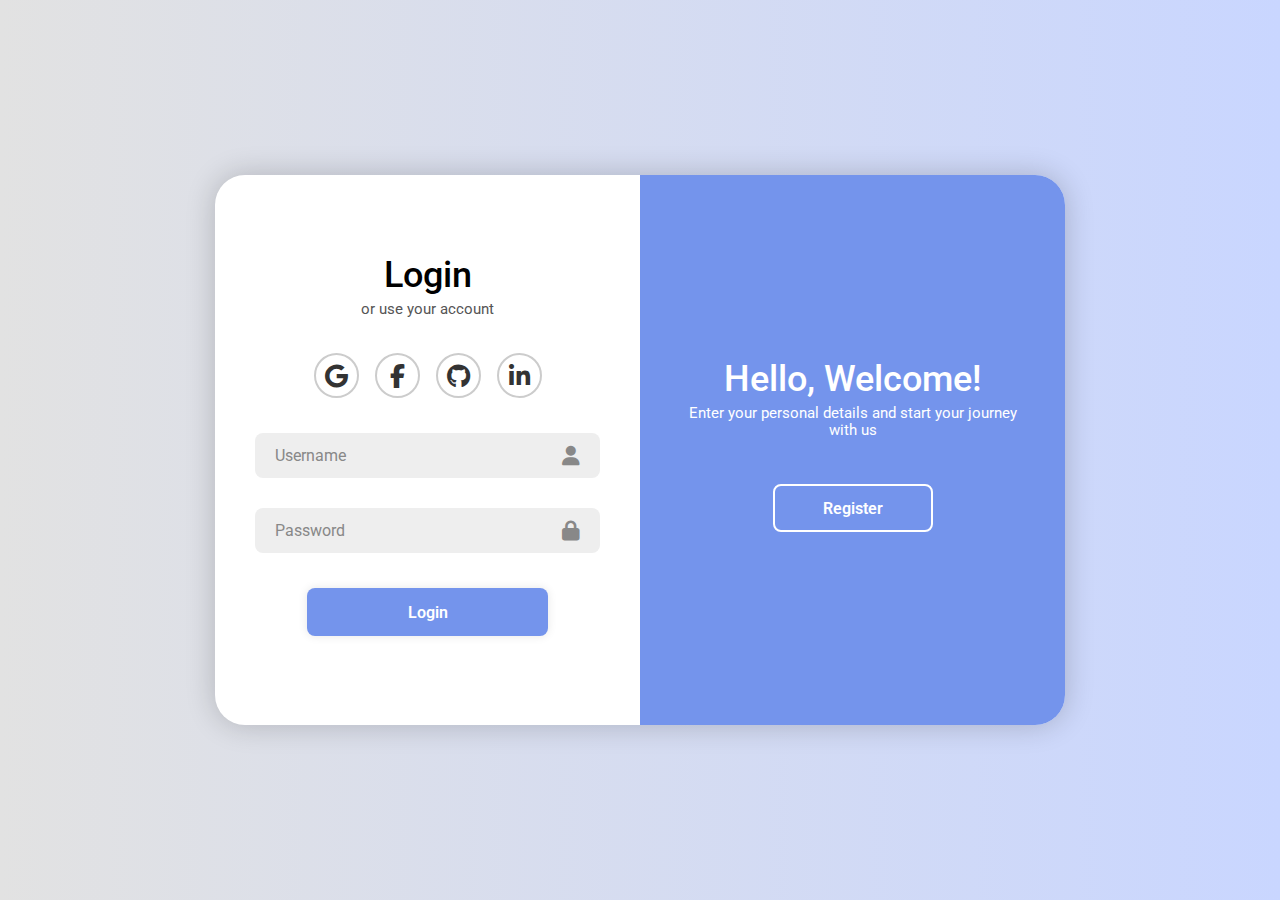
<file: login.html>
<!DOCTYPE html>
<html lang="en">
<head>
    <meta charset="UTF-8">
    <meta name="viewport" content="width=device-width, initial-scale=1.0">
    <link rel="stylesheet" href="https://cdnjs.cloudflare.com/ajax/libs/font-awesome/6.5.2/css/all.min.css">
    <title>Login/Signup Form</title>
    <style>
        @import url('https://fonts.googleapis.com/css2?family=Roboto:ital,wght@0,100..900;1,100..900&display=swap');

        * {
            font-family: "Roboto", sans-serif;
            margin: 0;
            padding: 0;
            box-sizing: border-box;
            text-decoration: none;
            list-style: none;
        }

        body {
            display: flex;
            justify-content: center;
            align-items: center;
            min-height: 100vh;
            background: linear-gradient(90deg, #e2e2e2, #c9d6ff);
        }

        .container {
            position: relative;
            width: 850px;
            height: 550px;
            background: #fff;
            margin: 20px;
            border-radius: 30px;
            box-shadow: 0 0 30px rgba(0, 0, 0, 0.2);
            overflow: hidden;
        }
        
        /* The container for the forms, will slide horizontally */
        .forms-container {
            position: absolute;
            top: 0;
            height: 100%;
            width: 50%;
            transition: all 0.6s ease-in-out;
            display: flex;
            flex-direction: column;
            justify-content: center;
            align-items: center;
            padding: 40px;
        }

        /* Initial positions for forms */
        .login-form {
            left: 0;
            z-index: 2;
        }
        
        .register-form {
            left: 50%;
            z-index: 1;
            opacity: 0;
        }

        /* The container for the curved panels */
        .panel-container {
            position: absolute;
            top: 0;
            left: 50%;
            width: 50%;
            height: 100%;
            overflow: hidden;
            transition: transform 0.6s ease-in-out;
        }

        /* The blue background panel that moves */
        .panel {
            position: relative;
            width: 200%;
            height: 100%;
            left: -100%;
            background: #7494ec;
            color: #fff;
            transform: translateX(0);
            transition: transform 0.6s ease-in-out;
            display: flex;
        }

        /* The individual panels (left and right) */
        .panel-content {
            width: 50%;
            height: 100%;
            display: flex;
            flex-direction: column;
            justify-content: center;
            align-items: center;
            padding: 0 40px;
            text-align: center;
            transition: transform 0.6s ease-in-out;
        }
        
        /* Initial positions for panels */
        .panel-left {
            transform: translateX(-20%);
        }

        .panel-right {
            transform: translateX(0);
        }

        h1 {
            font-size: 36px;
            margin: -10px 0;
            text-align: center;
            font-weight: 500;
        }

        p {
            font-size: 14.5px;
            margin: 15px 0;
            text-align: center;
            color: #555;
        }

        .panel-content h1,
        .panel-content p {
            color: #fff;
        }

        form {
            width: 100%;
            display: flex;
            flex-direction: column;
            align-items: center;
        }

        .input-box {
            position: relative;
            margin: 15px 0;
            width: 100%;
        }

        .input-box input {
            width: 100%;
            padding: 13px 50px 13px 20px;
            background: #eee;
            border-radius: 8px;
            border: none;
            outline: none;
            font-size: 16px;
            color: #333;
            font-weight: 500;
        }

        .input-box input::placeholder {
            color: #888;
            font-weight: 400;
        }

        .input-box i {
            position: absolute;
            right: 20px;
            top: 50%;
            transform: translateY(-50%);
            font-size: 20px;
            color: #888;
        }
        
        .btn {
            width: 70%;
            height: 48px;
            background: #7494ec;
            border-radius: 8px;
            box-shadow: 0 0 10px rgba(0, 0, 0, 0.1);
            border: none;
            outline: none;
            cursor: pointer;
            font-size: 16px;
            color: #fff;
            font-weight: 600;
            margin-top: 20px;
            transition: all 0.3s ease;
        }

        .btn:hover {
            opacity: 0.9;
        }

        .panel-content .btn {
            width: 160px;
            background: transparent;
            border: 2px solid #fff;
            box-shadow: none;
            margin-top: 30px;
        }

        .social-icons {
            display: flex;
            justify-content: center;
            margin: 20px 0;
        }

        .social-icons a {
            display: inline-flex;
            width: 45px;
            height: 45px;
            padding: 10px;
            border: 2px solid #ccc;
            font-size: 24px;
            color: #333;
            margin: 0 8px;
            border-radius: 50%;
            justify-content: center;
            align-items: center;
            transition: all 0.3s ease;
        }

        .social-icons a:hover {
            background-color: #eee;
        }

        /* Active state classes for animation */
        .container.active .register-form {
            transform: translateX(-100%);
            opacity: 1;
            z-index: 2;
        }
        
        .container.active .login-form {
            transform: translateX(100%);
            opacity: 0;
            z-index: 1;
        }

        .container.active .panel-container {
            transform: translateX(-100%);
        }

        .container.active .panel {
            transform: translateX(50%);
        }

        .container.active .panel-left {
            transform: translateX(0);
        }

        .container.active .panel-right {
            transform: translateX(20%);
        }
        
    </style>
</head>
<body>
    <div class="container" id="container">
        <!-- Login Form -->
        <div class="forms-container login-form">
            <form action="#">
                <h1>Login</h1>
                <p>or use your account</p>
                <div class="social-icons">
                    <a href="#"><i class="fa-brands fa-google"></i></a>
                    <a href="#"><i class="fa-brands fa-facebook-f"></i></a>
                    <a href="#"><i class="fa-brands fa-github"></i></a>
                    <a href="#"><i class="fa-brands fa-linkedin-in"></i></a>
                </div>
                <div class="input-box">
                    <input type="text" placeholder="Username" required>
                    <i class="fa-solid fa-user"></i>
                </div>
                <div class="input-box">
                    <input type="password" placeholder="Password" required>
                    <i class="fa-solid fa-lock"></i>
                </div>
                <button type="submit" class="btn">Login</button>
            </form>
        </div>

        <!-- Registration Form -->
        <div class="forms-container register-form">
            <form action="#">
                <h1>Registration</h1>
                <p>or use your email for registration</p>
                <div class="social-icons">
                    <a href="#"><i class="fa-brands fa-google"></i></a>
                    <a href="#"><i class="fa-brands fa-facebook-f"></i></a>
                    <a href="#"><i class="fa-brands fa-github"></i></a>
                    <a href="#"><i class="fa-brands fa-linkedin-in"></i></a>
                </div>
                <div class="input-box">
                    <input type="text" placeholder="Username" required>
                    <i class="fa-solid fa-user"></i>
                </div>
                <div class="input-box">
                    <input type="email" placeholder="Email" required>
                    <i class="fa-solid fa-envelope"></i>
                </div>
                <div class="input-box">
                    <input type="password" placeholder="Password" required>
                    <i class="fa-solid fa-lock"></i>
                </div>
                <button type="submit" class="btn">Register</button>
            </form>
        </div>

        <!-- Panels for animation -->
        <div class="panel-container">
            <div class="panel">
                <div class="panel-content panel-left">
                    <h1>Welcome Back!</h1>
                    <p>Already have an account?</p>
                    <button class="btn" id="loginBtn">Login</button>
                </div>
                <div class="panel-content panel-right">
                    <h1>Hello, Welcome!</h1>
                    <p>Enter your personal details and start your journey with us</p>
                    <button class="btn" id="registerBtn">Register</button>
                </div>
            </div>
        </div>
    </div>
    
    <script>
        const container = document.getElementById('container');
        const registerBtn = document.getElementById('registerBtn');
        const loginBtn = document.getElementById('loginBtn');

        registerBtn.addEventListener('click', () => {
            container.classList.add('active');
        });

        loginBtn.addEventListener('click', () => {
            container.classList.remove('active');
        });
    </script>
</body>
</html>
</file>
